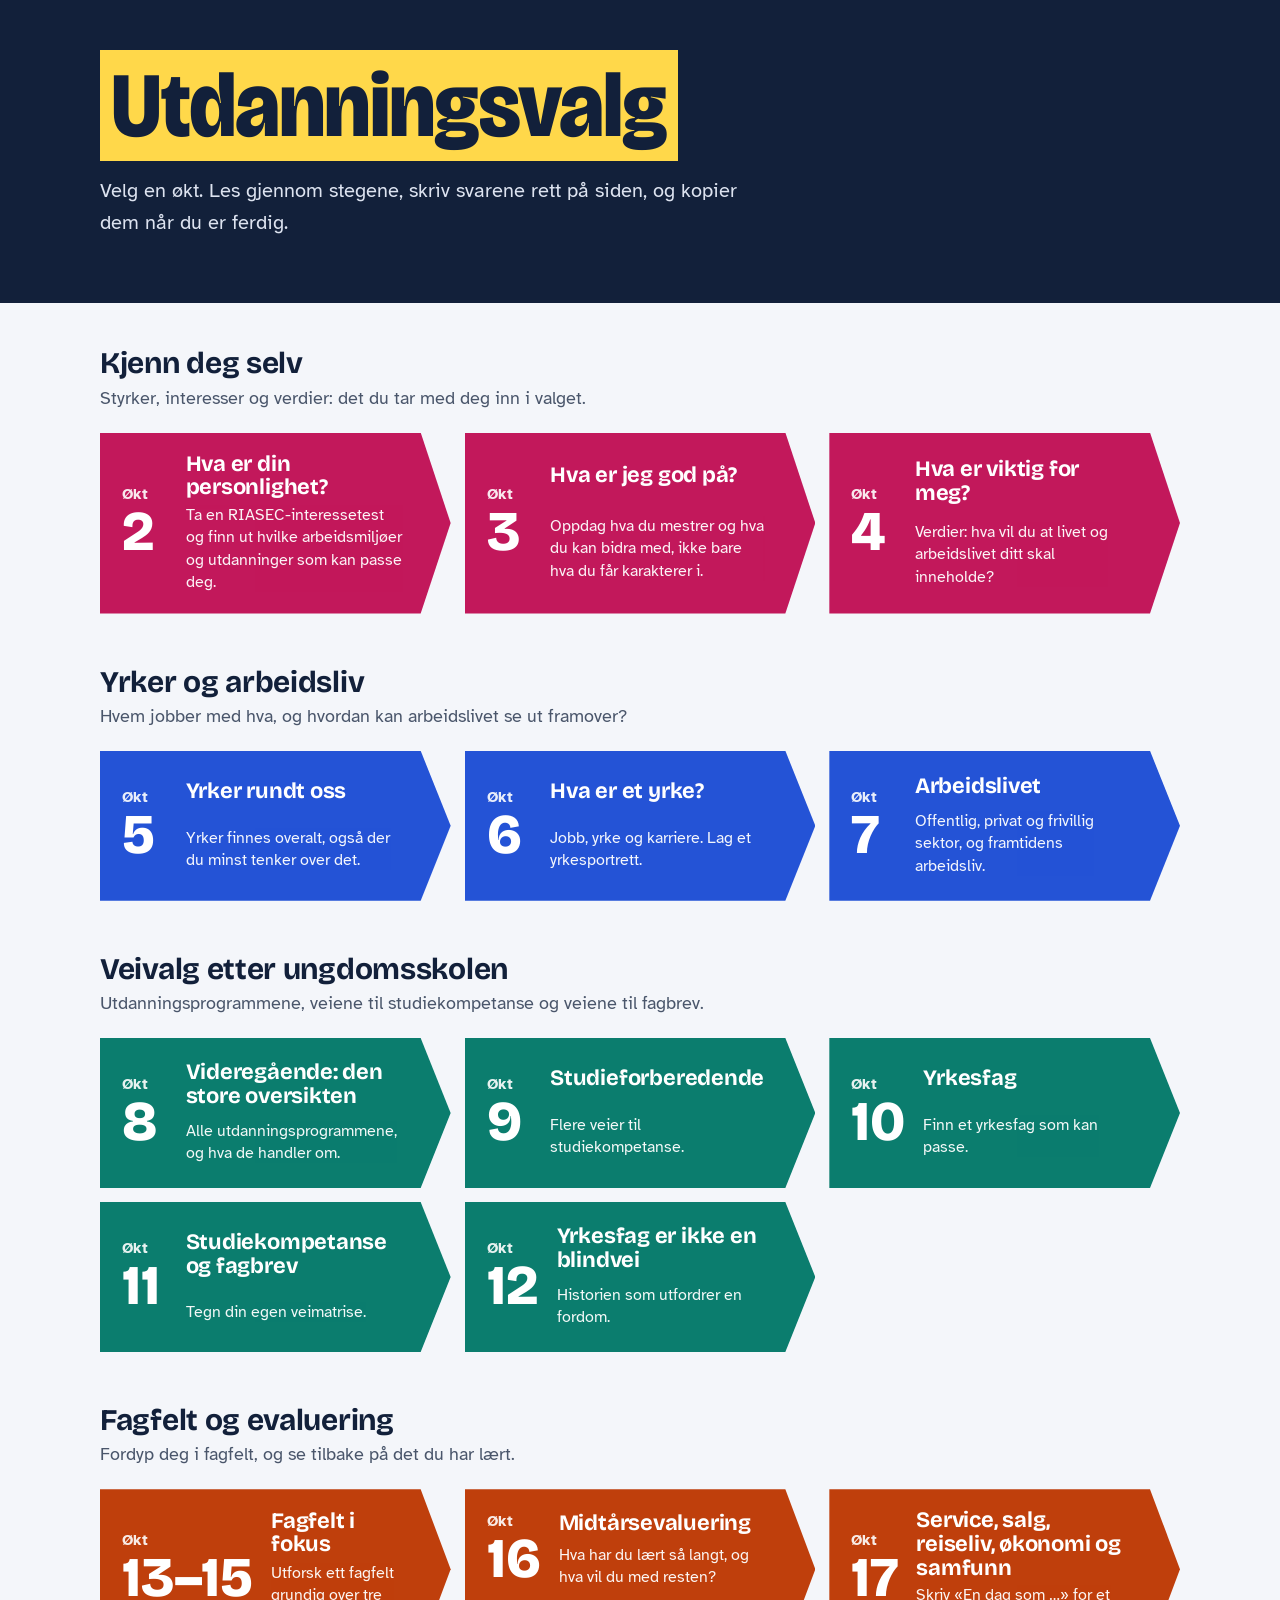
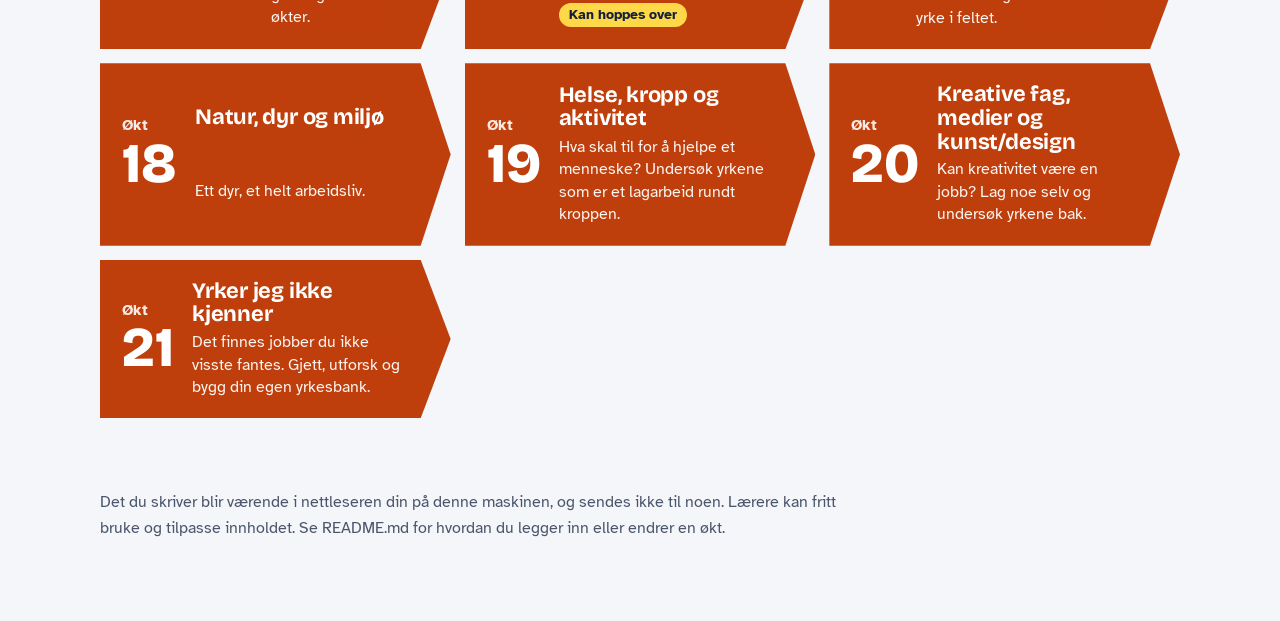
<file: index.html>
<!doctype html>
<html lang="nb">
<head>
<meta charset="utf-8">
<meta name="viewport" content="width=device-width,initial-scale=1">
<title>Utdanningsvalg – øktene</title>
<meta name="description" content="Øktene i utdanningsvalg for ungdomsskolen. Elevene jobber og skriver rett på siden.">
<link rel="preconnect" href="https://fonts.googleapis.com">
<link rel="preconnect" href="https://fonts.gstatic.com" crossorigin>
<link href="https://fonts.googleapis.com/css2?family=Atkinson+Hyperlegible:wght@400;700&family=Bricolage+Grotesque:opsz,wght@12..96,600..800&display=swap" rel="stylesheet">
<link rel="stylesheet" href="assets/style.css?v=20261022">
</head>
<body>
<header class="forside-hero"><div class="wrap">
  <h1><span>Utdanningsvalg</span></h1>
  <p>Velg en økt. Les gjennom stegene, skriv svarene rett på siden, og kopier dem når du er ferdig.</p>
</div></header>
<main class="wrap" id="liste" aria-live="polite"></main>
<footer class="wrap fot">
  <p>Det du skriver blir værende i nettleseren din på denne maskinen, og sendes ikke til noen. Lærere kan fritt bruke og tilpasse innholdet. Se README.md for hvordan du legger inn eller endrer en økt.</p>
</footer>
<script src="data/okter.js?v=20261022"></script>
<script>
(function(){
  var L=window.UTV_LISTE, root=document.getElementById('liste');
  function h(t,a){var e=document.createElement(t);for(var k in a||{})if(a[k]!=null)e.setAttribute(k,a[k]);[].slice.call(arguments,2).forEach(function(c){if(c==null)return;e.append(c.nodeType?c:document.createTextNode(c))});return e}
  L.grupper.forEach(function(g){
    var sec=h('section',{class:'gruppe g-'+g.id,'aria-labelledby':'g-'+g.id},h('h2',{id:'g-'+g.id},g.tittel),h('p',{class:'gruppe-tekst'},g.tekst));
    var rad=h('div',{class:'skilt-rad'});
    L.okter.filter(function(o){return o.gruppe===g.id}).forEach(function(o){
      var inn=[h('div',{class:'nr','aria-hidden':'true'},h('small',null,'Økt'),o.nrTekst||String(o.nr)),h('h3',null,o.tittel),h('p',null,o.tekst)];
      if(o.merke) inn.push(h('span',{class:'tag'},o.merke));
      if(o.klar){var a=h('a',{class:'skilt',href:'okt.html?id='+String(o.nr).padStart(2,'0')});inn.forEach(function(n){a.append(n)});rad.append(a)}
      else{var d=h('div',{class:'skilt kommer','aria-label':'Økt '+o.nr+' – kommer snart'});inn.push(h('span',{class:'tag'},'Kommer snart'));inn.forEach(function(n){d.append(n)});rad.append(d)}
    });
    sec.append(rad);root.append(sec);
  });
})();
</script>
</body>
</html>
</file>
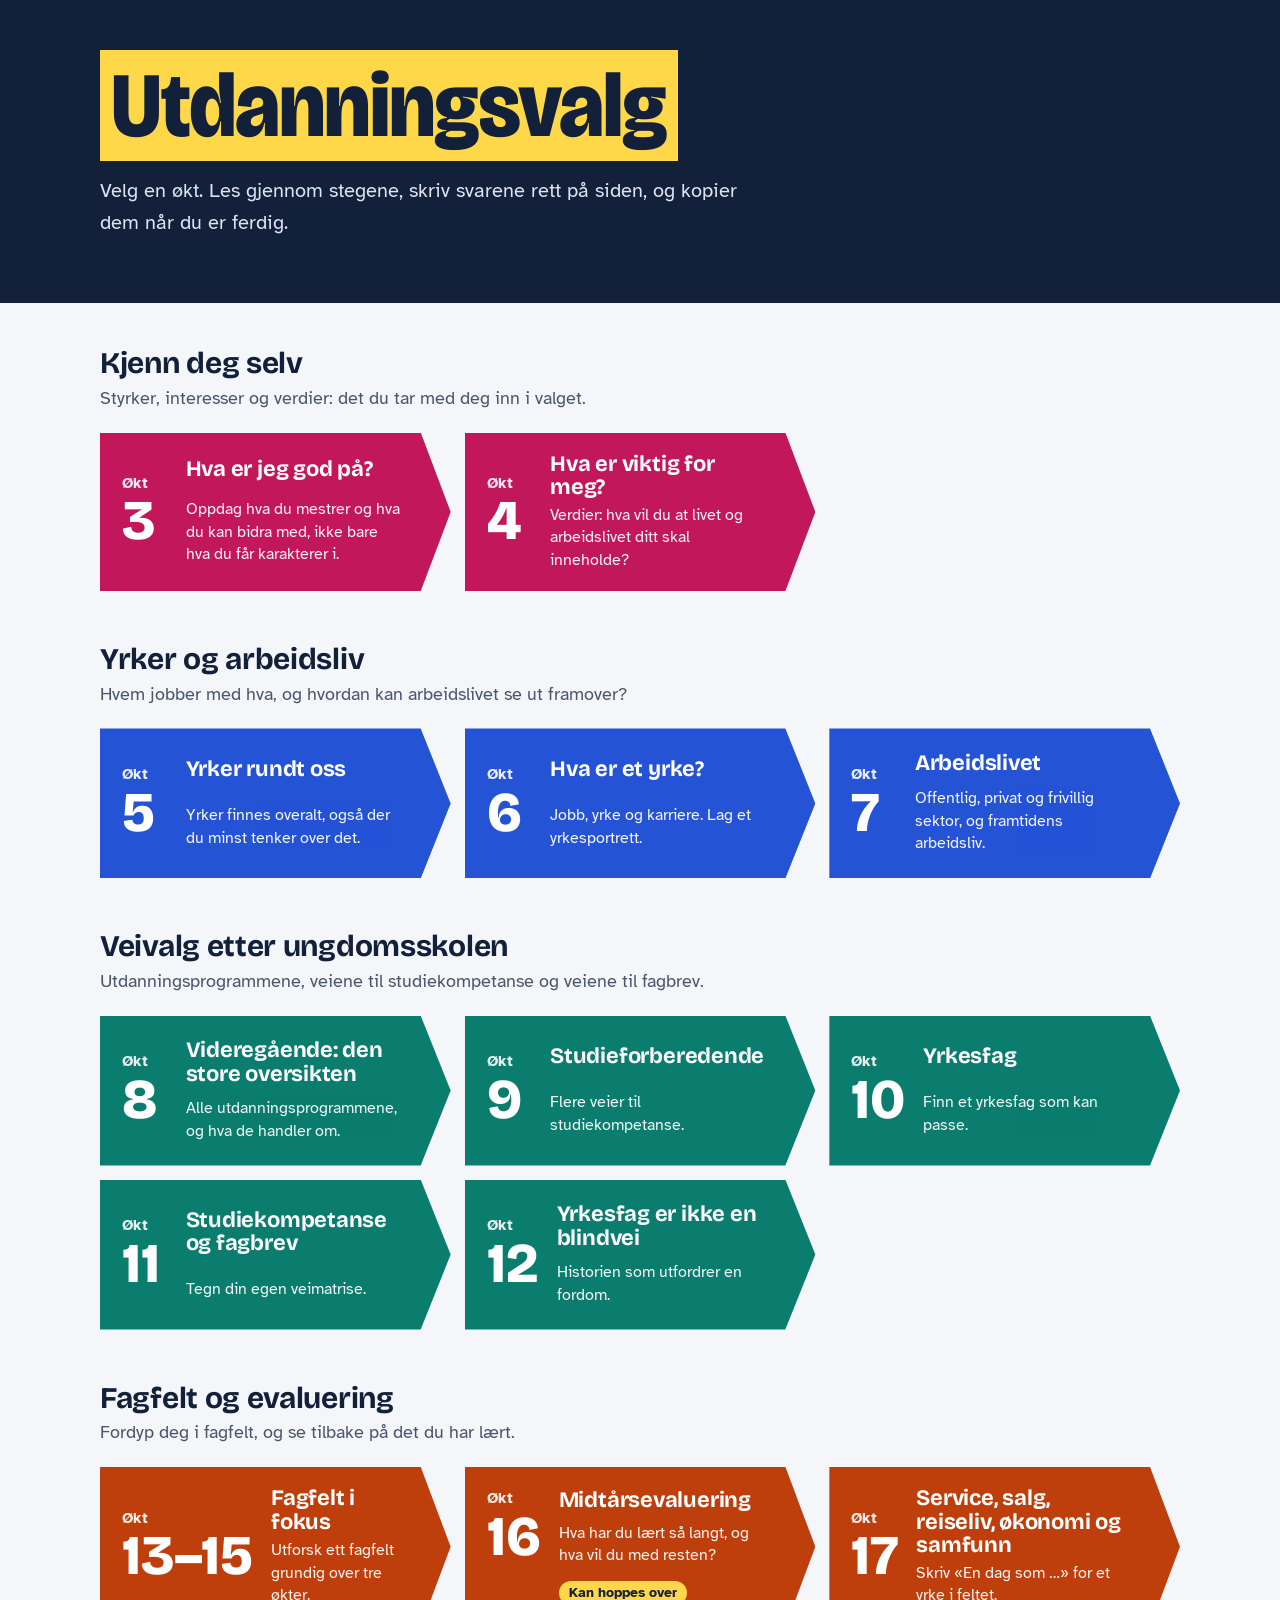
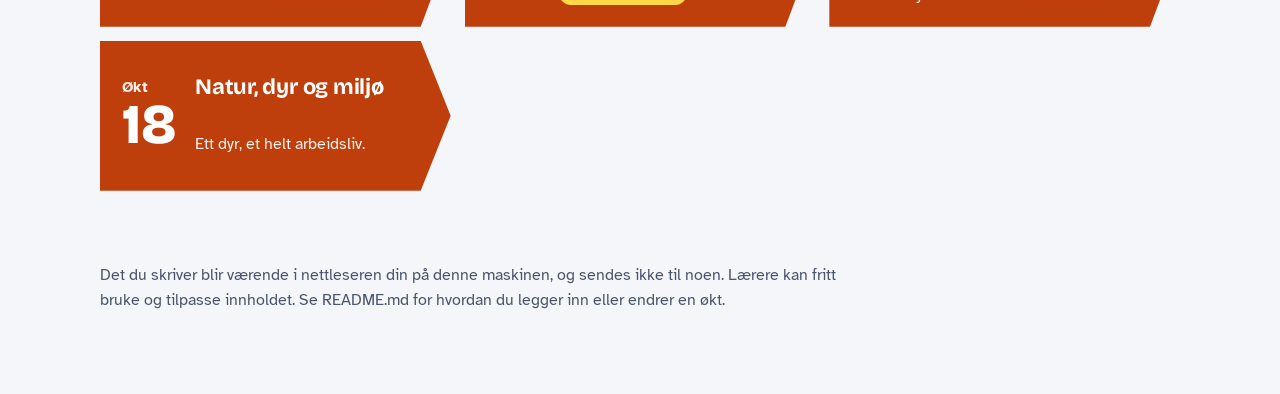
<file: utv-side/index.html>
<!doctype html>
<html lang="nb">
<head>
<meta charset="utf-8">
<meta name="viewport" content="width=device-width,initial-scale=1">
<title>Utdanningsvalg – øktene</title>
<meta name="description" content="Øktene i utdanningsvalg for ungdomsskolen. Elevene jobber og skriver rett på siden.">
<link rel="preconnect" href="https://fonts.googleapis.com">
<link rel="preconnect" href="https://fonts.gstatic.com" crossorigin>
<link href="https://fonts.googleapis.com/css2?family=Atkinson+Hyperlegible:wght@400;700&family=Bricolage+Grotesque:opsz,wght@12..96,600..800&display=swap" rel="stylesheet">
<link rel="stylesheet" href="assets/style.css?v=20261020">
</head>
<body>
<header class="forside-hero"><div class="wrap">
  <h1><span>Utdanningsvalg</span></h1>
  <p>Velg en økt. Les gjennom stegene, skriv svarene rett på siden, og kopier dem når du er ferdig.</p>
</div></header>
<main class="wrap" id="liste" aria-live="polite"></main>
<footer class="wrap fot">
  <p>Det du skriver blir værende i nettleseren din på denne maskinen, og sendes ikke til noen. Lærere kan fritt bruke og tilpasse innholdet. Se README.md for hvordan du legger inn eller endrer en økt.</p>
</footer>
<script src="data/okter.js?v=20261020"></script>
<script>
(function(){
  var L=window.UTV_LISTE, root=document.getElementById('liste');
  function h(t,a){var e=document.createElement(t);for(var k in a||{})if(a[k]!=null)e.setAttribute(k,a[k]);[].slice.call(arguments,2).forEach(function(c){if(c==null)return;e.append(c.nodeType?c:document.createTextNode(c))});return e}
  L.grupper.forEach(function(g){
    var sec=h('section',{class:'gruppe g-'+g.id,'aria-labelledby':'g-'+g.id},h('h2',{id:'g-'+g.id},g.tittel),h('p',{class:'gruppe-tekst'},g.tekst));
    var rad=h('div',{class:'skilt-rad'});
    L.okter.filter(function(o){return o.gruppe===g.id}).forEach(function(o){
      var inn=[h('div',{class:'nr','aria-hidden':'true'},h('small',null,'Økt'),o.nrTekst||String(o.nr)),h('h3',null,o.tittel),h('p',null,o.tekst)];
      if(o.merke) inn.push(h('span',{class:'tag'},o.merke));
      if(o.klar){var a=h('a',{class:'skilt',href:'okt.html?id='+String(o.nr).padStart(2,'0')});inn.forEach(function(n){a.append(n)});rad.append(a)}
      else{var d=h('div',{class:'skilt kommer','aria-label':'Økt '+o.nr+' – kommer snart'});inn.push(h('span',{class:'tag'},'Kommer snart'));inn.forEach(function(n){d.append(n)});rad.append(d)}
    });
    sec.append(rad);root.append(sec);
  });
})();
</script>
</body>
</html>
</file>
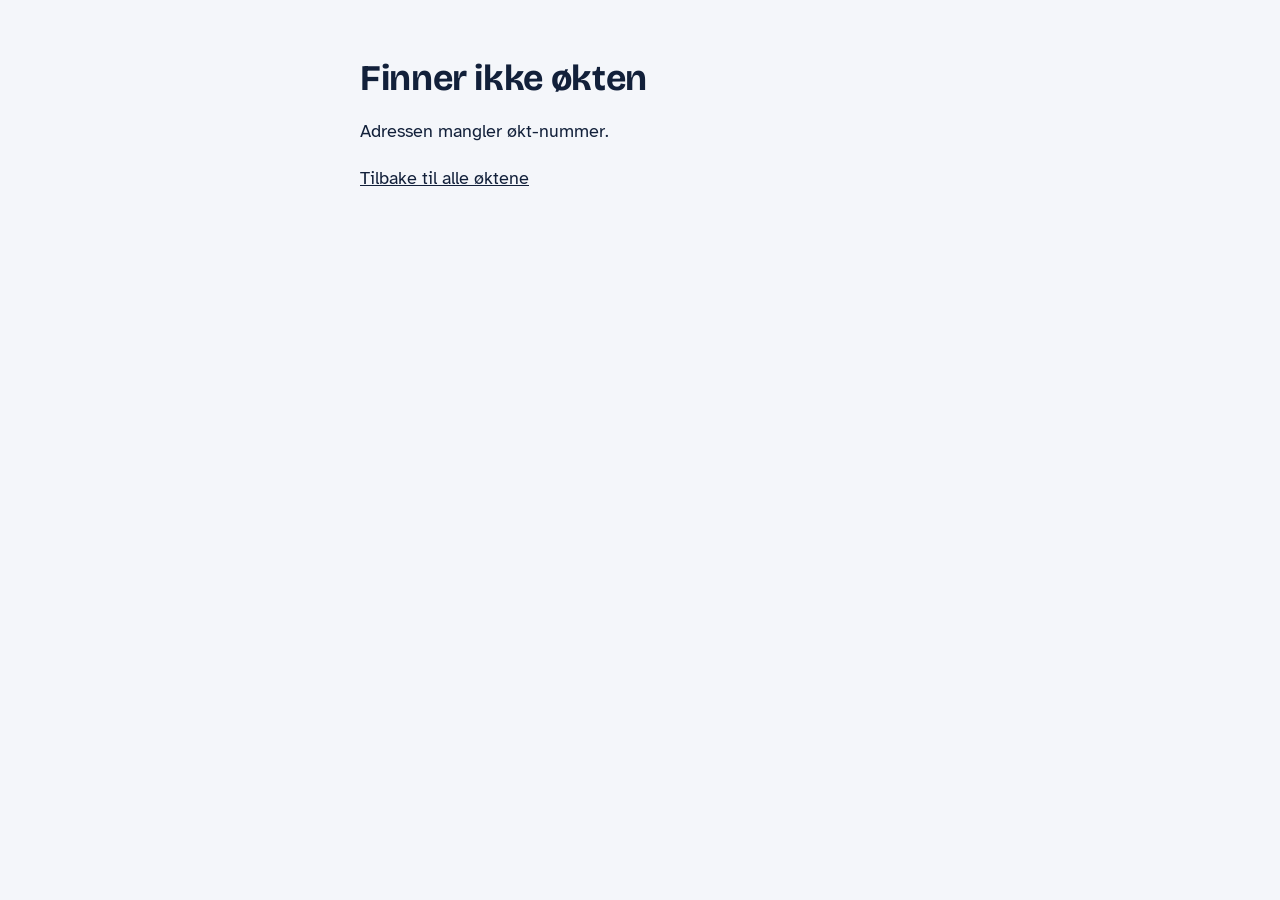
<file: okt.html>
<!doctype html>
<html lang="nb">
<head>
<meta charset="utf-8">
<meta name="viewport" content="width=device-width,initial-scale=1">
<title>Økt – Utdanningsvalg</title>
<link rel="preconnect" href="https://fonts.googleapis.com">
<link rel="preconnect" href="https://fonts.gstatic.com" crossorigin>
<link href="https://fonts.googleapis.com/css2?family=Atkinson+Hyperlegible:wght@400;700&family=Bricolage+Grotesque:opsz,wght@12..96,600..800&display=swap" rel="stylesheet">
<link rel="stylesheet" href="assets/style.css?v=20261022">
</head>
<body>
<div id="app"><p class="feil">Laster økten …</p></div>
<noscript><p class="feil">Siden trenger JavaScript for å vise økten og lagre svarene dine.</p></noscript>
<script>window.UTV_VERSJON="20261022";</script>
<script src="assets/app.js?v=20261022"></script>
</body>
</html>
</file>
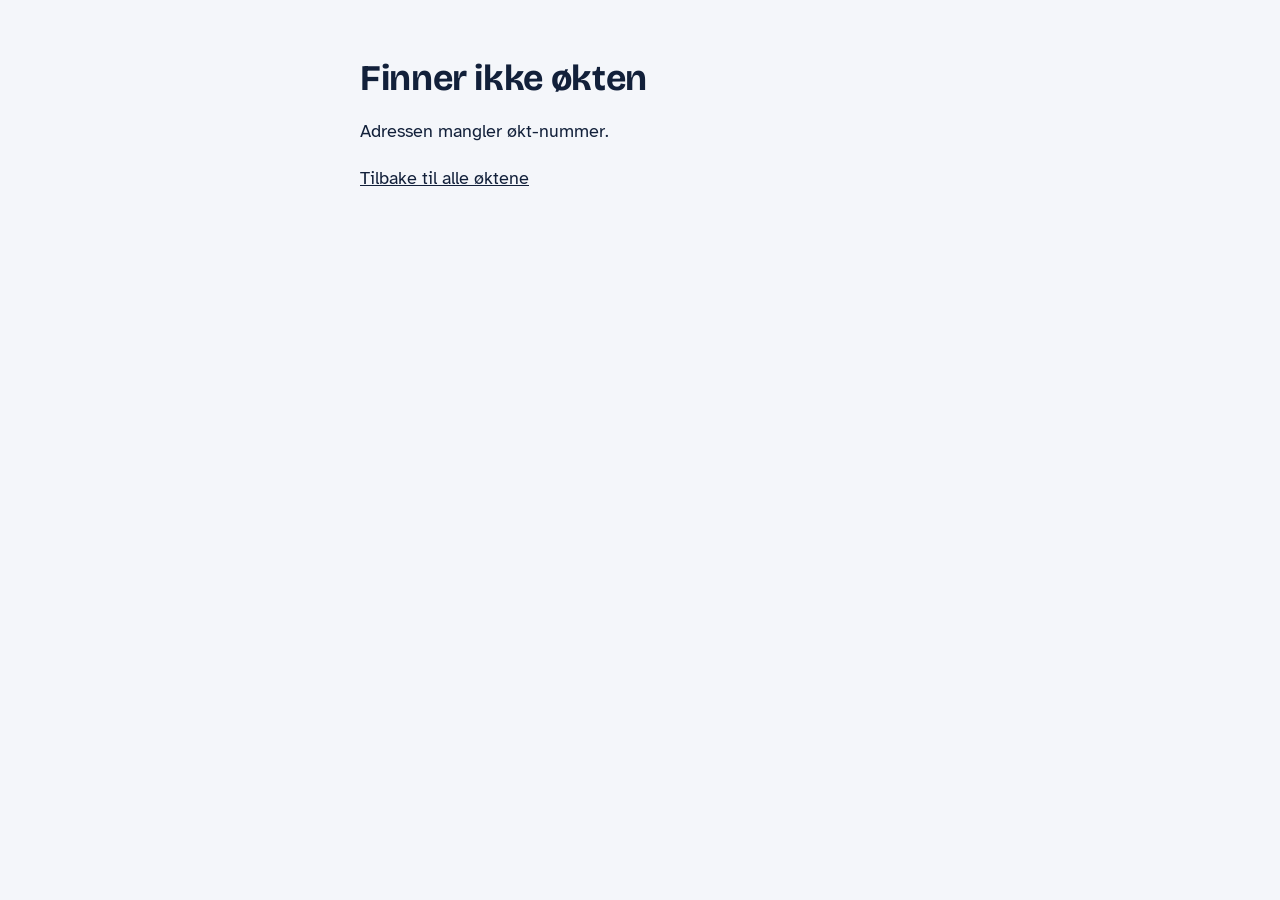
<file: utv-side/okt.html>
<!doctype html>
<html lang="nb">
<head>
<meta charset="utf-8">
<meta name="viewport" content="width=device-width,initial-scale=1">
<title>Økt – Utdanningsvalg</title>
<link rel="preconnect" href="https://fonts.googleapis.com">
<link rel="preconnect" href="https://fonts.gstatic.com" crossorigin>
<link href="https://fonts.googleapis.com/css2?family=Atkinson+Hyperlegible:wght@400;700&family=Bricolage+Grotesque:opsz,wght@12..96,600..800&display=swap" rel="stylesheet">
<link rel="stylesheet" href="assets/style.css?v=20261020">
</head>
<body>
<div id="app"><p class="feil">Laster økten …</p></div>
<noscript><p class="feil">Siden trenger JavaScript for å vise økten og lagre svarene dine.</p></noscript>
<script>window.UTV_VERSJON="20261020";</script>
<script src="assets/app.js?v=20261020"></script>
</body>
</html>
</file>
<file: assets/style.css>
:root{
  --ink:#12203A; --muted:#4A566B; --paper:#F4F6FA; --card:#fff; --line:#D5DBE6;
  --yellow:#FFD84A;
  --accent:#2453D6;
  --display:'Bricolage Grotesque','Arial Black',system-ui,sans-serif;
  --body:'Atkinson Hyperlegible',system-ui,-apple-system,'Segoe UI',Arial,sans-serif;
  --tint:color-mix(in srgb,var(--accent) 9%,#fff);
  --tint2:color-mix(in srgb,var(--accent) 18%,#fff);
}
.g-meg{--accent:#C2185B}
.g-arbeid{--accent:#2453D6}
.g-veivalg{--accent:#0B7D6E}
.g-fagfelt{--accent:#BF3F0C}
*{box-sizing:border-box}
html{scroll-behavior:smooth;scroll-padding-top:84px}
body{margin:0;background:var(--paper);color:var(--ink);font:18px/1.6 var(--body)}
h1,h2,h3{font-family:var(--display);line-height:1.08;margin:0;letter-spacing:-.01em}
a{color:inherit}
:focus-visible{outline:3px solid var(--ink);outline-offset:2px;box-shadow:0 0 0 6px var(--yellow)}
.wrap{max-width:1120px;margin:0 auto;padding:0 20px}

/* ---------- Forside ---------- */
.forside-hero{background:var(--ink);color:#fff;padding:56px 0 64px}
.forside-hero h1{font-size:clamp(44px,8vw,92px);font-weight:800;font-stretch:90%}
.forside-hero h1 span{background:var(--yellow);color:var(--ink);padding:0 .12em;box-decoration-break:clone;-webkit-box-decoration-break:clone}
.forside-hero p{max-width:34em;margin:20px 0 0;font-size:20px;color:#DDE3F0}
.gruppe{padding:44px 0 8px}
.gruppe h2{font-size:30px;margin-bottom:4px}
.gruppe .gruppe-tekst{color:var(--muted);margin:0 0 20px;max-width:40em}
.skilt-rad{display:grid;grid-template-columns:repeat(auto-fill,minmax(300px,1fr));gap:14px}
.skilt{--p:30px;display:grid;grid-template-columns:auto 1fr;gap:4px 18px;align-items:center;background:var(--accent);color:#fff;text-decoration:none;
  padding:20px calc(var(--p) + 18px) 20px 22px;min-height:150px;
  clip-path:polygon(0 0,calc(100% - var(--p)) 0,100% 50%,calc(100% - var(--p)) 100%,0 100%)}
.skilt .nr{font:800 56px/1 var(--display);min-width:1.3ch;grid-row:span 2}
.skilt .nr small{display:block;font:700 15px/1.1 var(--body);margin-bottom:2px;opacity:.9}
.skilt h3{font-size:22px}
.skilt p{margin:0;font-size:16px;line-height:1.4;color:#fff;opacity:.95;grid-column:2}
.skilt:hover h3{text-decoration:underline;text-decoration-thickness:3px;text-underline-offset:4px}
.skilt.kommer{background:#fff;color:var(--muted);border:0;box-shadow:inset 0 0 0 2px var(--line);cursor:default;
  clip-path:polygon(0 0,calc(100% - var(--p)) 0,100% 50%,calc(100% - var(--p)) 100%,0 100%)}
.skilt.kommer .nr{color:var(--line)}
.skilt.kommer p{color:var(--muted)}
.skilt .tag{display:inline-block;background:var(--yellow);color:var(--ink);font-weight:700;font-size:14px;padding:1px 10px;border-radius:99px;margin-top:6px;grid-column:2;justify-self:start;white-space:nowrap}
.fot{padding:48px 20px 64px;color:var(--muted);font-size:16px}
.fot p{max-width:46em}

/* ---------- Okt-side ---------- */
.topplinje{position:sticky;top:0;z-index:20;background:var(--ink);color:#fff}
.topplinje .wrap{display:flex;align-items:center;gap:16px;min-height:60px}
.topplinje a.tilbake{text-decoration:none;font-weight:700;padding:8px 0}
.topplinje a.tilbake:hover{text-decoration:underline}
.topplinje .mellom{flex:1;font-family:var(--display);font-weight:700;white-space:nowrap;overflow:hidden;text-overflow:ellipsis;opacity:.9}
.knapp{font:700 16px/1 var(--body);border:2px solid var(--ink);background:#fff;color:var(--ink);padding:12px 18px;border-radius:10px;cursor:pointer}
.knapp:hover{background:var(--yellow)}
.knapp.primaer{background:var(--yellow);border-color:var(--yellow)}
.knapp.primaer:hover{background:#fff}
.knapp.stor{padding:16px 24px;font-size:18px}
.knapp.rolig{border-color:var(--line);color:var(--muted);background:transparent}
.hero{background:var(--accent);color:#fff;padding:44px 0 48px}
.hero .wrap{display:flex;gap:28px;align-items:flex-end;flex-wrap:wrap}
.hero .stortall{font:800 clamp(96px,16vw,168px)/.8 var(--display);letter-spacing:-.04em}
.hero .stortall small{display:block;font:700 20px/1 var(--body);letter-spacing:0;margin-bottom:12px}
.hero h1{font-size:clamp(34px,6vw,64px);font-weight:800;max-width:14em}
.hero p{margin:14px 0 0;font-size:20px;max-width:32em}
.hero .tekstboks{flex:1;min-width:260px}

.side{display:grid;grid-template-columns:minmax(0,1fr);gap:0 48px;padding:36px 20px 80px;max-width:1120px;margin:0 auto}
@media(min-width:980px){.side{grid-template-columns:230px minmax(0,1fr)}}
.skinne{display:none}
@media(min-width:980px){
  .skinne{display:block;position:sticky;top:84px;align-self:start}
  .skinne ol{list-style:none;margin:0;padding:0;border-left:3px solid var(--line)}
  .skinne a{display:block;text-decoration:none;padding:8px 12px;margin-left:-3px;border-left:3px solid transparent;font-size:16px;line-height:1.3;color:var(--muted)}
  .skinne a:hover{color:var(--ink)}
  .skinne a[aria-current="true"]{border-left-color:var(--accent);color:var(--ink);font-weight:700}
}
.innhold{max-width:740px}
.navnrad{background:var(--card);border:2px solid var(--ink);border-radius:14px;padding:16px 18px;margin-bottom:28px}

.steg{margin:0 0 56px}
.steg>header{display:flex;flex-wrap:wrap;align-items:center;gap:8px 14px;margin-bottom:20px;padding-bottom:12px;border-bottom:3px solid var(--ink)}
.steg>header .sn{flex:none;width:44px;height:44px;border-radius:50%;background:var(--accent);color:#fff;display:grid;place-items:center;font:800 22px/1 var(--display)}
.steg>header h2{font-size:clamp(24px,4vw,36px);flex:1 1 10em;min-width:0;overflow-wrap:anywhere}
.steg>header .tid{font-size:15px;background:var(--tint2);padding:3px 12px;border-radius:99px;white-space:nowrap;font-weight:700}
.blokk{margin:0 0 22px}
.blokk p{margin:0 0 .7em;max-width:38em}
.blokk ul,.blokk ol{margin:0;padding-left:1.3em;max-width:38em}
.blokk li{margin:.2em 0}
.blokk .tittel{font:700 20px/1.2 var(--display);margin:0 0 8px}

.poeng{background:var(--yellow);padding:20px 24px;border-radius:6px 22px 6px 22px;font:700 clamp(20px,3vw,26px)/1.3 var(--display)}
.poeng p{margin:0;max-width:none}
.sitat{border-left:6px solid var(--accent);padding:4px 0 4px 18px;font:600 clamp(20px,3vw,26px)/1.3 var(--display);max-width:30em}
.sitat small{display:block;margin-top:6px;font:400 16px var(--body);color:var(--muted)}
.snakk{background:var(--tint);border:2px solid var(--accent);border-radius:18px 18px 18px 4px;padding:18px 22px}
.snakk .tittel{color:var(--accent)}
.snakk ul{list-style:none;padding:0}
.snakk li{padding:.35em 0;border-top:1px solid var(--tint2)}
.snakk li:first-child{border-top:0}
.instruks{display:flex;gap:12px;align-items:flex-start;background:var(--card);border:2px solid var(--ink);border-radius:14px;padding:16px 20px}
.instruks .tid{flex:none;background:var(--ink);color:#fff;font-weight:700;font-size:15px;padding:2px 10px;border-radius:99px;margin-top:3px}
.kortrad{display:grid;grid-template-columns:repeat(auto-fit,minmax(210px,1fr));gap:14px}
.kort{background:var(--card);border-radius:12px;padding:16px 18px 14px;border-top:8px solid var(--accent);box-shadow:0 0 0 1px var(--line)}
.kort h3{font-size:21px;margin-bottom:6px}
.kort p{font-size:16px;margin:0 0 .5em}
.kort ul{font-size:16px;padding-left:1.1em;margin:0}
.ord{display:flex;flex-wrap:wrap;gap:8px;list-style:none;padding:0!important;margin:0}
.ord li{background:var(--card);box-shadow:inset 0 0 0 2px var(--line);border-radius:99px;padding:3px 14px;margin:0;font-size:16px}
.flyt{display:flex;flex-wrap:wrap;gap:6px 0;align-items:center;list-style:none;padding:0!important}
.flyt li{margin:0;background:var(--tint2);padding:3px 12px;border-radius:6px;font-weight:700;font-size:16px}
.flyt li.pil{background:none;padding:0 8px;color:var(--accent);font-weight:800}
.lenkeboks{display:inline-block;background:var(--card);border:2px solid var(--ink);border-radius:12px;padding:12px 18px;text-decoration:none;font-weight:700}
.lenkeboks:hover{background:var(--yellow)}
.lenkeboks small{display:block;font-weight:400;color:var(--muted)}

/* skjemafelt */
.felt-wrap{margin:0 0 18px}
.felt{display:block}
.felt-label{display:block;font-weight:700;margin-bottom:2px}
.felt-hint{display:block;font-size:15px;color:var(--muted);margin-bottom:6px}
input[type=text],textarea{width:100%;font:18px/1.5 var(--body);color:var(--ink);background:#fff;border:2px solid var(--ink);border-radius:10px;padding:11px 14px}
textarea{resize:vertical;min-height:3.4em}
input[type=text]:focus,textarea:focus{outline:none;border-color:var(--accent);box-shadow:0 0 0 4px var(--tint2),0 0 0 7px var(--yellow)}
.skrivekort{background:var(--tint);border-radius:16px;padding:18px 20px 4px;margin-bottom:20px;box-shadow:inset 0 0 0 2px var(--tint2)}
.skrivekort>h3{font-size:24px;margin-bottom:14px;color:var(--ink)}
.listefelt .rad{display:flex;gap:10px;align-items:center;margin-bottom:8px}
.listefelt .rad b{flex:none;width:28px;height:28px;border-radius:50%;background:var(--accent);color:#fff;display:grid;place-items:center;font:700 15px var(--body)}
.valggruppe{margin:0 0 16px}
.valggruppe h4{font:700 17px var(--display);margin:0 0 6px}
.chips{display:flex;flex-wrap:wrap;gap:8px}
.chip{font:400 17px/1.2 var(--body);background:#fff;color:var(--ink);border:2px solid var(--ink);border-radius:99px;padding:7px 15px;cursor:pointer}
.chip:hover{background:var(--tint2)}
.chip[aria-pressed="true"]{background:var(--ink);color:#fff;box-shadow:0 0 0 3px var(--yellow)}
.chip[aria-pressed="true"]::before{content:"\2713\00a0"}
.teller{font-size:15px;color:var(--muted);margin-top:6px}

/* sortering og avsløring */
.sorterrad{display:flex;flex-wrap:wrap;gap:6px 14px;align-items:center;justify-content:space-between;padding:10px 0;border-top:1px solid var(--line)}
.sorterrad:first-of-type{border-top:0}
.sorter-navn{font-weight:700;flex:1 1 14em}
.seg{display:flex;flex-wrap:wrap;gap:6px}
.seg .chip{font-size:15px;padding:5px 12px}
.avslor{background:var(--card);border:2px solid var(--ink);border-radius:12px;padding:0}
.avslor summary{cursor:pointer;font-weight:700;padding:12px 16px;list-style-position:inside}
.avslor summary:hover{background:var(--yellow);border-radius:10px}
.avslor .svar{padding:4px 18px 8px;border-top:2px solid var(--line)}
.avslor .svar p{margin:.7em 0}

/* RIASEC */
.rlegende{background:var(--tint);border-radius:12px;padding:12px 16px;margin-bottom:12px;font-size:16px}
.rstatus{position:sticky;top:60px;z-index:5;background:var(--paper);padding:8px 0 10px;margin-bottom:6px}
.rfremdrift{font-weight:700;font-size:16px;margin-bottom:6px}
.rstolpe{height:10px;background:var(--line);border-radius:99px;overflow:hidden}
.rstolpe-fyll{height:100%;width:0;background:var(--accent);border-radius:99px}
.rspm{padding:14px 0 10px;border-top:1px solid var(--line)}
.rspm p{margin:0 0 8px;font-weight:700;max-width:34em}
.rskala{display:flex;gap:6px;max-width:420px}
.rskala .chip{flex:1;min-width:0;padding:9px 0;text-align:center;font-weight:700}
.rkant{display:flex;justify-content:space-between;max-width:420px;font-size:13px;color:var(--muted);margin-top:3px}
.rkode{display:flex;gap:18px;align-items:center;flex-wrap:wrap;margin-bottom:18px}
.rkode p{margin:0;flex:1 1 14em}
.rkode-bokstaver{font:800 clamp(48px,10vw,76px)/1 var(--display);letter-spacing:.06em;background:var(--yellow);padding:10px 22px;border-radius:6px 22px 6px 22px}
.rgraf{display:grid;grid-template-columns:minmax(0,300px) minmax(0,1fr);gap:18px 28px;align-items:center;margin-bottom:22px}
@media(max-width:700px){.rgraf{grid-template-columns:1fr}.rhex{max-width:300px;margin:0 auto}}
.rhex{width:100%;height:auto;overflow:visible}
.rrad{display:grid;grid-template-columns:minmax(7em,11em) 1fr 4.2em;gap:10px;align-items:center;padding:5px 0}
.rnavn{font-size:16px}.rnavn b{display:inline-block;width:1.2em;font-family:var(--display)}
.rbar{height:14px;background:var(--line);border-radius:99px;overflow:hidden}
.rfyll{display:block;height:100%;background:#8D98AE;border-radius:99px}
.rfyll.topp{background:var(--accent)}
.rpoeng{font-size:15px;text-align:right;color:var(--muted)}

/* avslutning */
.ferdig{background:var(--ink);color:#fff;border-radius:22px;padding:28px clamp(20px,4vw,36px) 32px}
.ferdig h2{font-size:clamp(28px,4vw,38px);margin-bottom:8px}
.ferdig p{max-width:36em;color:#DDE3F0}
.ferdig .knapper{display:flex;flex-wrap:wrap;gap:12px;margin:18px 0 8px}
.ferdig .knapp.rolig{color:#DDE3F0;border-color:#5C6A86}
.ferdig .knapp.rolig:hover{background:#fff;color:var(--ink)}
.ferdig details{margin-top:14px}
.ferdig summary{cursor:pointer;font-weight:700}
.ferdig pre{white-space:pre-wrap;background:#fff;color:var(--ink);border-radius:10px;padding:14px 16px;font:16px/1.5 var(--body);max-height:380px;overflow:auto}
.status{min-height:1.6em;font-weight:700;color:var(--yellow)}
.feil{padding:60px 20px;max-width:600px;margin:0 auto}

@media(max-width:600px){.hero .wrap{gap:14px}.hero .tekstboks{flex:1 1 100%}.hero .stortall{font-size:72px}.hero h1{font-size:clamp(28px,8.4vw,40px);overflow-wrap:anywhere}body{font-size:17px}.topplinje .mellom{display:none}.topplinje .wrap{justify-content:space-between}}
@media print{
  .topplinje,.skinne,.ferdig .knapper,.ferdig p,.ferdig details,.status,.chip:not([aria-pressed="true"]){display:none!important}
  body{background:#fff}.hero{background:#fff;color:#000;padding:10px 0}.hero .stortall{color:#000}
  .steg{break-inside:avoid-page}.ferdig{display:none}
  textarea,input[type=text]{border:1px solid #000}
}
@media(prefers-reduced-motion:reduce){html{scroll-behavior:auto}}
</file>
<file: utv-side/assets/style.css>
:root{
  --ink:#12203A; --muted:#4A566B; --paper:#F4F6FA; --card:#fff; --line:#D5DBE6;
  --yellow:#FFD84A;
  --accent:#2453D6;
  --display:'Bricolage Grotesque','Arial Black',system-ui,sans-serif;
  --body:'Atkinson Hyperlegible',system-ui,-apple-system,'Segoe UI',Arial,sans-serif;
  --tint:color-mix(in srgb,var(--accent) 9%,#fff);
  --tint2:color-mix(in srgb,var(--accent) 18%,#fff);
}
.g-meg{--accent:#C2185B}
.g-arbeid{--accent:#2453D6}
.g-veivalg{--accent:#0B7D6E}
.g-fagfelt{--accent:#BF3F0C}
*{box-sizing:border-box}
html{scroll-behavior:smooth;scroll-padding-top:84px}
body{margin:0;background:var(--paper);color:var(--ink);font:18px/1.6 var(--body)}
h1,h2,h3{font-family:var(--display);line-height:1.08;margin:0;letter-spacing:-.01em}
a{color:inherit}
:focus-visible{outline:3px solid var(--ink);outline-offset:2px;box-shadow:0 0 0 6px var(--yellow)}
.wrap{max-width:1120px;margin:0 auto;padding:0 20px}

/* ---------- Forside ---------- */
.forside-hero{background:var(--ink);color:#fff;padding:56px 0 64px}
.forside-hero h1{font-size:clamp(44px,8vw,92px);font-weight:800;font-stretch:90%}
.forside-hero h1 span{background:var(--yellow);color:var(--ink);padding:0 .12em;box-decoration-break:clone;-webkit-box-decoration-break:clone}
.forside-hero p{max-width:34em;margin:20px 0 0;font-size:20px;color:#DDE3F0}
.gruppe{padding:44px 0 8px}
.gruppe h2{font-size:30px;margin-bottom:4px}
.gruppe .gruppe-tekst{color:var(--muted);margin:0 0 20px;max-width:40em}
.skilt-rad{display:grid;grid-template-columns:repeat(auto-fill,minmax(300px,1fr));gap:14px}
.skilt{--p:30px;display:grid;grid-template-columns:auto 1fr;gap:4px 18px;align-items:center;background:var(--accent);color:#fff;text-decoration:none;
  padding:20px calc(var(--p) + 18px) 20px 22px;min-height:150px;
  clip-path:polygon(0 0,calc(100% - var(--p)) 0,100% 50%,calc(100% - var(--p)) 100%,0 100%)}
.skilt .nr{font:800 56px/1 var(--display);min-width:1.3ch;grid-row:span 2}
.skilt .nr small{display:block;font:700 15px/1.1 var(--body);margin-bottom:2px;opacity:.9}
.skilt h3{font-size:22px}
.skilt p{margin:0;font-size:16px;line-height:1.4;color:#fff;opacity:.95;grid-column:2}
.skilt:hover h3{text-decoration:underline;text-decoration-thickness:3px;text-underline-offset:4px}
.skilt.kommer{background:#fff;color:var(--muted);border:0;box-shadow:inset 0 0 0 2px var(--line);cursor:default;
  clip-path:polygon(0 0,calc(100% - var(--p)) 0,100% 50%,calc(100% - var(--p)) 100%,0 100%)}
.skilt.kommer .nr{color:var(--line)}
.skilt.kommer p{color:var(--muted)}
.skilt .tag{display:inline-block;background:var(--yellow);color:var(--ink);font-weight:700;font-size:14px;padding:1px 10px;border-radius:99px;margin-top:6px;grid-column:2;justify-self:start;white-space:nowrap}
.fot{padding:48px 20px 64px;color:var(--muted);font-size:16px}
.fot p{max-width:46em}

/* ---------- Okt-side ---------- */
.topplinje{position:sticky;top:0;z-index:20;background:var(--ink);color:#fff}
.topplinje .wrap{display:flex;align-items:center;gap:16px;min-height:60px}
.topplinje a.tilbake{text-decoration:none;font-weight:700;padding:8px 0}
.topplinje a.tilbake:hover{text-decoration:underline}
.topplinje .mellom{flex:1;font-family:var(--display);font-weight:700;white-space:nowrap;overflow:hidden;text-overflow:ellipsis;opacity:.9}
.knapp{font:700 16px/1 var(--body);border:2px solid var(--ink);background:#fff;color:var(--ink);padding:12px 18px;border-radius:10px;cursor:pointer}
.knapp:hover{background:var(--yellow)}
.knapp.primaer{background:var(--yellow);border-color:var(--yellow)}
.knapp.primaer:hover{background:#fff}
.knapp.stor{padding:16px 24px;font-size:18px}
.knapp.rolig{border-color:var(--line);color:var(--muted);background:transparent}
.hero{background:var(--accent);color:#fff;padding:44px 0 48px}
.hero .wrap{display:flex;gap:28px;align-items:flex-end;flex-wrap:wrap}
.hero .stortall{font:800 clamp(96px,16vw,168px)/.8 var(--display);letter-spacing:-.04em}
.hero .stortall small{display:block;font:700 20px/1 var(--body);letter-spacing:0;margin-bottom:12px}
.hero h1{font-size:clamp(34px,6vw,64px);font-weight:800;max-width:14em}
.hero p{margin:14px 0 0;font-size:20px;max-width:32em}
.hero .tekstboks{flex:1;min-width:260px}

.side{display:grid;grid-template-columns:minmax(0,1fr);gap:0 48px;padding:36px 20px 80px;max-width:1120px;margin:0 auto}
@media(min-width:980px){.side{grid-template-columns:230px minmax(0,1fr)}}
.skinne{display:none}
@media(min-width:980px){
  .skinne{display:block;position:sticky;top:84px;align-self:start}
  .skinne ol{list-style:none;margin:0;padding:0;border-left:3px solid var(--line)}
  .skinne a{display:block;text-decoration:none;padding:8px 12px;margin-left:-3px;border-left:3px solid transparent;font-size:16px;line-height:1.3;color:var(--muted)}
  .skinne a:hover{color:var(--ink)}
  .skinne a[aria-current="true"]{border-left-color:var(--accent);color:var(--ink);font-weight:700}
}
.innhold{max-width:740px}
.navnrad{background:var(--card);border:2px solid var(--ink);border-radius:14px;padding:16px 18px;margin-bottom:28px}

.steg{margin:0 0 56px}
.steg>header{display:flex;flex-wrap:wrap;align-items:center;gap:8px 14px;margin-bottom:20px;padding-bottom:12px;border-bottom:3px solid var(--ink)}
.steg>header .sn{flex:none;width:44px;height:44px;border-radius:50%;background:var(--accent);color:#fff;display:grid;place-items:center;font:800 22px/1 var(--display)}
.steg>header h2{font-size:clamp(24px,4vw,36px);flex:1 1 10em;min-width:0;overflow-wrap:anywhere}
.steg>header .tid{font-size:15px;background:var(--tint2);padding:3px 12px;border-radius:99px;white-space:nowrap;font-weight:700}
.blokk{margin:0 0 22px}
.blokk p{margin:0 0 .7em;max-width:38em}
.blokk ul,.blokk ol{margin:0;padding-left:1.3em;max-width:38em}
.blokk li{margin:.2em 0}
.blokk .tittel{font:700 20px/1.2 var(--display);margin:0 0 8px}

.poeng{background:var(--yellow);padding:20px 24px;border-radius:6px 22px 6px 22px;font:700 clamp(20px,3vw,26px)/1.3 var(--display)}
.poeng p{margin:0;max-width:none}
.sitat{border-left:6px solid var(--accent);padding:4px 0 4px 18px;font:600 clamp(20px,3vw,26px)/1.3 var(--display);max-width:30em}
.sitat small{display:block;margin-top:6px;font:400 16px var(--body);color:var(--muted)}
.snakk{background:var(--tint);border:2px solid var(--accent);border-radius:18px 18px 18px 4px;padding:18px 22px}
.snakk .tittel{color:var(--accent)}
.snakk ul{list-style:none;padding:0}
.snakk li{padding:.35em 0;border-top:1px solid var(--tint2)}
.snakk li:first-child{border-top:0}
.instruks{display:flex;gap:12px;align-items:flex-start;background:var(--card);border:2px solid var(--ink);border-radius:14px;padding:16px 20px}
.instruks .tid{flex:none;background:var(--ink);color:#fff;font-weight:700;font-size:15px;padding:2px 10px;border-radius:99px;margin-top:3px}
.kortrad{display:grid;grid-template-columns:repeat(auto-fit,minmax(210px,1fr));gap:14px}
.kort{background:var(--card);border-radius:12px;padding:16px 18px 14px;border-top:8px solid var(--accent);box-shadow:0 0 0 1px var(--line)}
.kort h3{font-size:21px;margin-bottom:6px}
.kort p{font-size:16px;margin:0 0 .5em}
.kort ul{font-size:16px;padding-left:1.1em;margin:0}
.ord{display:flex;flex-wrap:wrap;gap:8px;list-style:none;padding:0!important;margin:0}
.ord li{background:var(--card);box-shadow:inset 0 0 0 2px var(--line);border-radius:99px;padding:3px 14px;margin:0;font-size:16px}
.flyt{display:flex;flex-wrap:wrap;gap:6px 0;align-items:center;list-style:none;padding:0!important}
.flyt li{margin:0;background:var(--tint2);padding:3px 12px;border-radius:6px;font-weight:700;font-size:16px}
.flyt li.pil{background:none;padding:0 8px;color:var(--accent);font-weight:800}
.lenkeboks{display:inline-block;background:var(--card);border:2px solid var(--ink);border-radius:12px;padding:12px 18px;text-decoration:none;font-weight:700}
.lenkeboks:hover{background:var(--yellow)}
.lenkeboks small{display:block;font-weight:400;color:var(--muted)}

/* skjemafelt */
.felt-wrap{margin:0 0 18px}
.felt{display:block}
.felt-label{display:block;font-weight:700;margin-bottom:2px}
.felt-hint{display:block;font-size:15px;color:var(--muted);margin-bottom:6px}
input[type=text],textarea{width:100%;font:18px/1.5 var(--body);color:var(--ink);background:#fff;border:2px solid var(--ink);border-radius:10px;padding:11px 14px}
textarea{resize:vertical;min-height:3.4em}
input[type=text]:focus,textarea:focus{outline:none;border-color:var(--accent);box-shadow:0 0 0 4px var(--tint2),0 0 0 7px var(--yellow)}
.skrivekort{background:var(--tint);border-radius:16px;padding:18px 20px 4px;margin-bottom:20px;box-shadow:inset 0 0 0 2px var(--tint2)}
.skrivekort>h3{font-size:24px;margin-bottom:14px;color:var(--ink)}
.listefelt .rad{display:flex;gap:10px;align-items:center;margin-bottom:8px}
.listefelt .rad b{flex:none;width:28px;height:28px;border-radius:50%;background:var(--accent);color:#fff;display:grid;place-items:center;font:700 15px var(--body)}
.valggruppe{margin:0 0 16px}
.valggruppe h4{font:700 17px var(--display);margin:0 0 6px}
.chips{display:flex;flex-wrap:wrap;gap:8px}
.chip{font:400 17px/1.2 var(--body);background:#fff;color:var(--ink);border:2px solid var(--ink);border-radius:99px;padding:7px 15px;cursor:pointer}
.chip:hover{background:var(--tint2)}
.chip[aria-pressed="true"]{background:var(--ink);color:#fff;box-shadow:0 0 0 3px var(--yellow)}
.chip[aria-pressed="true"]::before{content:"\2713\00a0"}
.teller{font-size:15px;color:var(--muted);margin-top:6px}

/* sortering og avsløring */
.sorterrad{display:flex;flex-wrap:wrap;gap:6px 14px;align-items:center;justify-content:space-between;padding:10px 0;border-top:1px solid var(--line)}
.sorterrad:first-of-type{border-top:0}
.sorter-navn{font-weight:700;flex:1 1 14em}
.seg{display:flex;flex-wrap:wrap;gap:6px}
.seg .chip{font-size:15px;padding:5px 12px}
.avslor{background:var(--card);border:2px solid var(--ink);border-radius:12px;padding:0}
.avslor summary{cursor:pointer;font-weight:700;padding:12px 16px;list-style-position:inside}
.avslor summary:hover{background:var(--yellow);border-radius:10px}
.avslor .svar{padding:4px 18px 8px;border-top:2px solid var(--line)}
.avslor .svar p{margin:.7em 0}

/* avslutning */
.ferdig{background:var(--ink);color:#fff;border-radius:22px;padding:28px clamp(20px,4vw,36px) 32px}
.ferdig h2{font-size:clamp(28px,4vw,38px);margin-bottom:8px}
.ferdig p{max-width:36em;color:#DDE3F0}
.ferdig .knapper{display:flex;flex-wrap:wrap;gap:12px;margin:18px 0 8px}
.ferdig .knapp.rolig{color:#DDE3F0;border-color:#5C6A86}
.ferdig .knapp.rolig:hover{background:#fff;color:var(--ink)}
.ferdig details{margin-top:14px}
.ferdig summary{cursor:pointer;font-weight:700}
.ferdig pre{white-space:pre-wrap;background:#fff;color:var(--ink);border-radius:10px;padding:14px 16px;font:16px/1.5 var(--body);max-height:380px;overflow:auto}
.status{min-height:1.6em;font-weight:700;color:var(--yellow)}
.feil{padding:60px 20px;max-width:600px;margin:0 auto}

@media(max-width:600px){.hero .wrap{gap:14px}.hero .tekstboks{flex:1 1 100%}.hero .stortall{font-size:72px}.hero h1{font-size:clamp(28px,8.4vw,40px);overflow-wrap:anywhere}body{font-size:17px}.topplinje .mellom{display:none}.topplinje .wrap{justify-content:space-between}}
@media print{
  .topplinje,.skinne,.ferdig .knapper,.ferdig p,.ferdig details,.status,.chip:not([aria-pressed="true"]){display:none!important}
  body{background:#fff}.hero{background:#fff;color:#000;padding:10px 0}.hero .stortall{color:#000}
  .steg{break-inside:avoid-page}.ferdig{display:none}
  textarea,input[type=text]{border:1px solid #000}
}
@media(prefers-reduced-motion:reduce){html{scroll-behavior:auto}}
</file>
